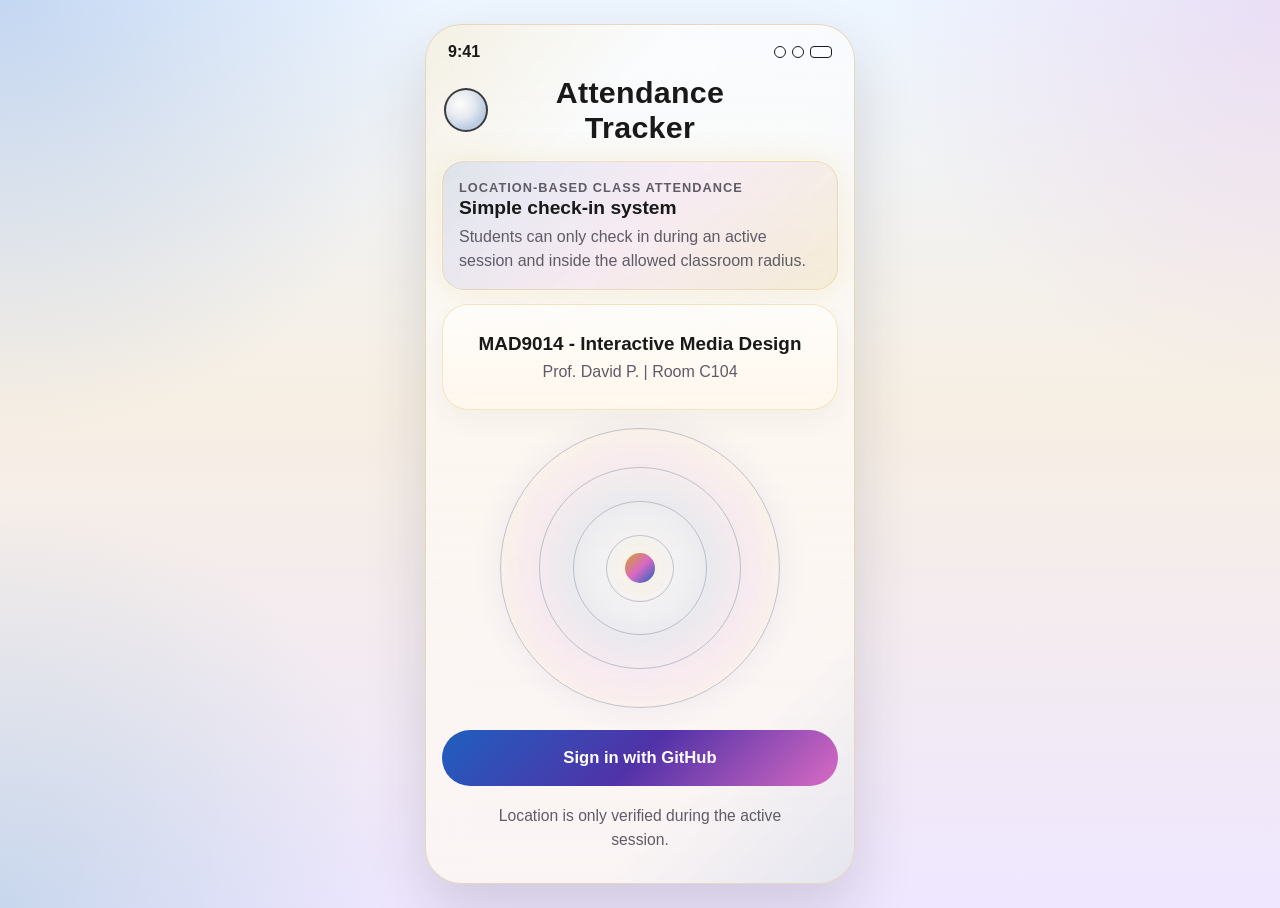
<file: index.html>
<!DOCTYPE html>
<html lang="en">
<head>
  <meta charset="UTF-8">
  <meta name="viewport" content="width=device-width, initial-scale=1.0">
  <title>Attendance Tracker</title>
  <link rel="stylesheet" href="style.css">
</head>
<body>
  <main class="app-shell">
    <div class="phone-frame">

      <!-- AUTH SCREEN -->
      <section id="auth-screen" class="screen">
        <div class="status-bar">
          <span>9:41</span>
          <div class="status-icons">
            <span></span>
            <span></span>
            <span class="battery"></span>
          </div>
        </div>

        <header class="app-header">
          <div class="avatar-circle"></div>
          <h1>Attendance Tracker</h1>
          <div class="header-spacer"></div>
        </header>

        <section class="theme-blessing">
          <p class="theme-label">Location-based class attendance</p>
          <h2>Simple check-in system</h2>
          <p>Students can only check in during an active session and inside the allowed classroom radius.</p>
        </section>

        <section class="course-card">
          <h2 id="auth-course-name">MAD9014 - Interactive Media Design</h2>
          <p id="auth-course-meta">Prof. David P. | Room C104</p>
        </section>

        <section class="radar-section auth-radar divine-radar">
          <div class="radar-ring ring-1"></div>
          <div class="radar-ring ring-2"></div>
          <div class="radar-ring ring-3"></div>
          <div class="radar-ring ring-4"></div>
          <div class="radar-ring ring-5"></div>
          <div class="radar-core"></div>
        </section>

        <button id="open-signin-modal" class="pill-button primary" type="button">
          Sign in with GitHub
        </button>

        <p class="footer-note">Location is only verified during the active session.</p>
      </section>

      <!-- STUDENT SCREEN -->
      <section id="student-screen" class="screen hidden">
        <div class="status-bar">
          <span>9:41</span>
          <div class="status-icons">
            <span></span>
            <span></span>
            <span class="battery"></span>
          </div>
        </div>

        <header class="app-header">
          <div id="student-avatar" class="avatar-circle user-avatar"></div>
          <h1>Attendance Tracker</h1>
          <button id="student-signout" class="text-action" type="button">Sign out</button>
        </header>

        <div class="screen-body">
          <section class="info-block">
            <h2>Location Access required</h2>
            <p>To check in, please allow your browser to access your current location.</p>
          </section>

          <section class="student-user-card">
            <div id="student-profile-mini" class="profile-mini"></div>
            <span id="student-window-badge" class="window-badge closed">Window closed</span>
          </section>

          <section class="radar-section student-radar divine-radar">
            <div class="radar-ring ring-1"></div>
            <div class="radar-ring ring-2"></div>
            <div class="radar-ring ring-3"></div>
            <div class="radar-ring ring-4"></div>
            <div class="radar-ring ring-5"></div>
            <div class="radar-core"></div>
            <div id="location-dot" class="location-dot hidden"></div>
          </section>

          <button id="enable-location" class="pill-button secondary" type="button">Enable Location</button>
          <button id="check-in-btn" class="pill-button dark" type="button" disabled>CHECK IN</button>

          <section class="status-panel">
            <p id="student-status-text">Waiting for location data...</p>
            <div class="status-stats">
              <div>
                <span class="stat-label">Distance</span>
                <strong id="distance-output">—</strong>
              </div>
              <div>
                <span class="stat-label">Accuracy</span>
                <strong id="accuracy-output">—</strong>
              </div>
            </div>
          </section>

          <section id="student-message" class="message hidden" aria-live="polite"></section>

          <section class="history-block">
            <div class="history-head">
              <h3>Recent history</h3>
              <span id="history-count" class="history-count">0</span>
            </div>
            <ul id="history-list" class="history-list">
              <li class="empty-item">No attendance records yet.</li>
            </ul>
          </section>
        </div>
      </section>

      <!-- INSTRUCTOR SCREEN -->
      <section id="instructor-screen" class="screen hidden">
        <div class="status-bar">
          <span>9:41</span>
          <div class="status-icons">
            <span></span>
            <span></span>
            <span class="battery"></span>
          </div>
        </div>

        <header class="app-header">
          <div id="instructor-avatar" class="avatar-circle user-avatar"></div>
          <h1>Instructor Panel</h1>
          <button id="instructor-signout" class="text-action" type="button">Sign out</button>
        </header>

        <div class="screen-body">
          <section class="form-block">
            <h2>Set classroom Location</h2>

            <label class="field">
              Course name
              <input id="course-name" type="text" placeholder="MAD9014 - Interactive Media Design">
            </label>

            <label class="field">
              Instructor name
              <input id="instructor-name" type="text" placeholder="Prof. David P.">
            </label>

            <label class="field">
              Room
              <input id="room-name" type="text" placeholder="C104">
            </label>

            <label class="field">
              Latitude
              <input id="latitude" type="number" step="any" placeholder="45.4215">
            </label>

            <label class="field">
              Longitude
              <input id="longitude" type="number" step="any" placeholder="-75.6972">
            </label>

            <label class="field">
              Allowed Radius (meters)
              <input id="radius" type="number" min="1" step="1" placeholder="50">
            </label>

            <button id="use-current-classroom-location" class="pill-button secondary" type="button">Use Current Location</button>
            <button id="save-classroom-settings" class="pill-button primary" type="button">Save Setup</button>
            <button id="toggle-window" class="pill-button dark" type="button">Open check-in Window</button>
          </section>

          <section class="status-panel">
            <p><strong>Current session:</strong> <span id="instructor-window-text">Closed</span></p>
            <p><strong>Classroom:</strong> <span id="instructor-classroom-text">C104</span></p>
            <p><strong>Radius:</strong> <span id="instructor-radius-text">50 m</span></p>
          </section>

          <section id="instructor-message" class="message hidden" aria-live="polite"></section>

          <section class="history-block">
            <div class="history-head">
              <h3>Live Roster</h3>
              <span id="roster-count" class="history-count">0</span>
            </div>
            <ul id="roster-list" class="history-list">
              <li class="empty-item">No students checked in yet.</li>
            </ul>
          </section>
        </div>
      </section>
    </div>
  </main>

  <!-- SIGN IN MODAL -->
  <div id="signin-modal" class="modal hidden">
    <div class="modal-backdrop"></div>

    <div class="modal-panel">
      <div class="modal-head">
        <h2>GitHub Sign-In</h2>
        <button id="close-signin-modal" class="close-button" type="button">×</button>
      </div>

      <label class="field">
        GitHub username
        <input id="github-username" type="text" placeholder="e.g. prinnce369">
      </label>

      <label class="field">
        Role
        <select id="signin-role">
          <option value="student">Student</option>
          <option value="instructor">Instructor</option>
        </select>
      </label>

      <button id="github-signin-submit" class="pill-button primary" type="button">Continue</button>

      <section id="auth-message" class="message hidden" aria-live="polite"></section>
    </div>
  </div>

  <script src="script.js"></script>
</body>
</html>
</file>
<file: style.css>
:root {
  --bg-1: #edf5ff;
  --bg-2: #f7efe3;
  --bg-3: #efe7ff;
  --phone: rgba(255, 250, 244, 0.76);
  --phone-border: rgba(215, 193, 153, 0.6);
  --text: #191919;
  --muted: #5f5b66;
  --white: #ffffff;

  --krishna-blue: #1f5fbf;
  --royal-indigo: #5132a8;
  --peacock-teal: #168d9b;
  --lotus-pink: #d96ac4;
  --sun-gold: #d3a321;
  --forest-green: #578746;
  --moon-silver: #dce5f0;
  --fire-orange: #ee7d2b;
  --earth-brown: #9a6d46;
  --air-soft: #d9f3ff;

  --success: #dff3e3;
  --success-text: #2d6a39;
  --error: #f8dfdf;
  --error-text: #a23d3d;
  --warn: #f6ecd3;
  --warn-text: #8a6a1e;
  --info: #e4ebf8;
  --info-text: #35537c;

  --shadow: 0 28px 60px rgba(42, 41, 61, 0.16);
  --glow: 0 0 0 1px rgba(255,255,255,0.35), 0 0 30px rgba(211,163,33,0.16);
  --radius-xl: 34px;
  --radius-lg: 24px;
  --radius-md: 18px;
  --radius-sm: 14px;
}

* {
  box-sizing: border-box;
}

body {
  margin: 0;
  min-height: 100vh;
  color: var(--text);
  font-family: Arial, Helvetica, sans-serif;
  background:
    radial-gradient(circle at top left, rgba(31, 95, 191, 0.20), transparent 28%),
    radial-gradient(circle at top right, rgba(217, 106, 196, 0.16), transparent 25%),
    radial-gradient(circle at bottom left, rgba(22, 141, 155, 0.18), transparent 26%),
    linear-gradient(180deg, var(--bg-1) 0%, var(--bg-2) 45%, var(--bg-3) 100%);
}

button,
input,
select {
  font: inherit;
}

button {
  cursor: pointer;
}

input,
select {
  width: 100%;
  padding: 14px 16px;
  border-radius: 16px;
  border: 1px solid rgba(104, 110, 132, 0.22);
  background: rgba(255,255,255,0.88);
  color: var(--text);
  box-shadow: inset 0 1px 0 rgba(255,255,255,0.7);
}

input:focus,
select:focus {
  outline: none;
  border-color: rgba(31, 95, 191, 0.5);
  box-shadow: 0 0 0 4px rgba(31, 95, 191, 0.10);
}

.app-shell {
  min-height: 100vh;
  display: grid;
  place-items: center;
  padding: 24px 16px;
}

.phone-frame {
  position: relative;
  width: min(100%, 430px);
  min-height: 860px;
  overflow: hidden;
  padding: 14px 16px 18px;
  border-radius: 36px;
  border: 1px solid var(--phone-border);
  background:
    linear-gradient(180deg, rgba(255,255,255,0.55) 0%, rgba(255,249,241,0.72) 100%);
  backdrop-filter: blur(18px);
  box-shadow: var(--shadow);
}

.phone-frame::before {
  content: "";
  position: absolute;
  inset: 0;
  pointer-events: none;
  background:
    linear-gradient(135deg, rgba(211,163,33,0.12), transparent 20%, transparent 80%, rgba(31,95,191,0.10)),
    radial-gradient(circle at 50% 0%, rgba(255,255,255,0.35), transparent 36%);
}

.aura {
  position: absolute;
  border-radius: 50%;
  filter: blur(36px);
  pointer-events: none;
  opacity: 0.55;
}

.aura-top {
  width: 180px;
  height: 180px;
  top: -40px;
  left: -40px;
  background: radial-gradient(circle, rgba(31,95,191,0.34), rgba(217,106,196,0.10), transparent 70%);
}

.aura-middle {
  width: 180px;
  height: 180px;
  right: -50px;
  top: 250px;
  background: radial-gradient(circle, rgba(22,141,155,0.28), rgba(211,163,33,0.08), transparent 70%);
}

.aura-bottom {
  width: 220px;
  height: 220px;
  left: 110px;
  bottom: -90px;
  background: radial-gradient(circle, rgba(87,135,70,0.26), rgba(238,125,43,0.10), transparent 72%);
}

.screen {
  position: relative;
  z-index: 1;
  display: block;
}

.hidden {
  display: none !important;
}

.status-bar {
  display: flex;
  justify-content: space-between;
  align-items: center;
  padding: 4px 6px 8px;
  font-size: 1rem;
  font-weight: 700;
}

.status-icons {
  display: flex;
  align-items: center;
  gap: 6px;
}

.status-icons span {
  display: inline-block;
  width: 12px;
  height: 12px;
  border-radius: 50%;
  border: 1.4px solid var(--text);
  background: rgba(255,255,255,0.45);
}

.status-icons .battery {
  width: 22px;
  border-radius: 4px;
}

.app-header {
  display: grid;
  grid-template-columns: 44px 1fr auto;
  align-items: center;
  gap: 10px;
  padding: 6px 2px 16px;
}

.app-header h1 {
  margin: 0;
  font-size: 1.9rem;
  text-align: center;
  letter-spacing: 0.01em;
}

.header-spacer {
  width: 44px;
}

.avatar-circle {
  width: 44px;
  height: 44px;
  border-radius: 50%;
  border: 2px solid rgba(25,25,25,0.82);
  background:
    radial-gradient(circle at 35% 35%, rgba(255,255,255,0.8), rgba(220,229,240,0.7) 38%, rgba(31,95,191,0.28) 70%, rgba(81,50,168,0.22) 100%);
}

.divine-circle {
  box-shadow:
    0 0 0 3px rgba(211,163,33,0.10),
    0 0 18px rgba(31,95,191,0.12);
}

.user-avatar {
  background-position: center;
  background-size: cover;
  background-repeat: no-repeat;
}

.text-action {
  border: 0;
  background: transparent;
  color: var(--royal-indigo);
  font-weight: 700;
  padding: 6px 4px;
}

.theme-blessing {
  background:
    linear-gradient(135deg, rgba(31,95,191,0.10), rgba(217,106,196,0.10), rgba(211,163,33,0.12));
  border: 1px solid rgba(211,163,33,0.28);
  border-radius: 22px;
  padding: 16px;
  margin-bottom: 14px;
  box-shadow: var(--glow);
}

.theme-label {
  margin: 0 0 6px;
  font-size: 0.8rem;
  font-weight: 700;
  letter-spacing: 0.08em;
  text-transform: uppercase;
  color: var(--royal-indigo);
}

.theme-blessing h2 {
  margin: 0 0 6px;
  font-size: 1.2rem;
}

.theme-blessing p {
  margin: 0;
  color: var(--muted);
  line-height: 1.5;
}

.course-card {
  margin: 14px auto 18px;
  padding: 28px 18px;
  text-align: center;
  border-radius: 26px;
  border: 1px solid rgba(211,163,33,0.26);
  background:
    linear-gradient(180deg, rgba(255,255,255,0.62), rgba(255,247,236,0.88));
  box-shadow: var(--glow);
}

.course-card h2 {
  margin: 0 0 8px;
  font-size: 1.18rem;
}

.course-card p {
  margin: 0;
  color: var(--muted);
}

.element-row {
  display: flex;
  flex-wrap: wrap;
  gap: 10px;
  justify-content: center;
  margin-bottom: 18px;
}

.element-row.compact {
  justify-content: flex-start;
  margin-bottom: 4px;
}

.element-chip {
  min-height: 38px;
  padding: 8px 12px;
  border-radius: 999px;
  display: inline-flex;
  align-items: center;
  gap: 8px;
  font-size: 0.9rem;
  font-weight: 700;
  border: 1px solid rgba(255,255,255,0.42);
  box-shadow: 0 10px 22px rgba(0,0,0,0.06);
}

.element-dot {
  width: 10px;
  height: 10px;
  border-radius: 50%;
  flex-shrink: 0;
}

.element-chip.air {
  background: linear-gradient(135deg, #ecfbff, #d9f3ff);
  color: #276b7d;
}
.element-chip.air .element-dot { background: #74cae7; }

.element-chip.moon {
  background: linear-gradient(135deg, #eef2ff, #dce5f0);
  color: #4f5f83;
}
.element-chip.moon .element-dot { background: #8da0c6; }

.element-chip.fire {
  background: linear-gradient(135deg, #fff0df, #ffd7af);
  color: #9a4d13;
}
.element-chip.fire .element-dot { background: #ee7d2b; }

.element-chip.water {
  background: linear-gradient(135deg, #dcf4ff, #cdeaff);
  color: #1a5d8c;
}
.element-chip.water .element-dot { background: #2892db; }

.element-chip.earth {
  background: linear-gradient(135deg, #f4eadc, #e5d3bb);
  color: #7c5736;
}
.element-chip.earth .element-dot { background: #9a6d46; }

.radar-section {
  position: relative;
  width: 100%;
  max-width: 280px;
  aspect-ratio: 1;
  margin: 0 auto 24px;
  border-radius: 50%;
  display: grid;
  place-items: center;
  background:
    radial-gradient(circle, rgba(255,255,255,0.36) 0%, rgba(31,95,191,0.06) 42%, rgba(211,163,33,0.05) 68%, transparent 74%);
}

.auth-radar {
  margin-bottom: 22px;
}

.student-radar {
  margin-bottom: 6px;
}

.radar-ring {
  position: absolute;
  border-radius: 50%;
  border: 1.8px solid rgba(40, 50, 86, 0.34);
  box-shadow: inset 0 0 12px rgba(255,255,255,0.12);
}

.ring-1 { inset: 0%; }
.ring-2 { inset: 14%; }
.ring-3 { inset: 26%; }
.ring-4 { inset: 38%; }
.ring-5 { inset: 50%; }

.radar-core {
  width: 28px;
  height: 28px;
  border-radius: 50%;
  background: linear-gradient(135deg, var(--sun-gold), var(--lotus-pink), var(--krishna-blue));
  box-shadow: 0 0 24px rgba(211,163,33,0.26);
}

.location-dot {
  width: 18px;
  height: 18px;
  border-radius: 50%;
  background: linear-gradient(135deg, var(--sun-gold), var(--lotus-pink));
  box-shadow: 0 0 0 10px rgba(217,106,196,0.14);
}

.pill-button {
  width: 100%;
  min-height: 56px;
  padding: 12px 18px;
  border: 0;
  border-radius: 999px;
  display: inline-flex;
  align-items: center;
  justify-content: center;
  gap: 12px;
  font-size: 1.04rem;
  font-weight: 700;
  transition: transform 0.18s ease, filter 0.18s ease, opacity 0.18s ease;
}

.pill-button:hover {
  transform: translateY(-1px);
  filter: brightness(1.02);
}

.pill-button.primary {
  color: white;
  background: linear-gradient(135deg, var(--krishna-blue), var(--royal-indigo), var(--lotus-pink));
}

.pill-button.secondary {
  color: var(--green);
  background: linear-gradient(135deg, #e8f9ee, #dff1e6);
}

.pill-button.dark {
  color: white;
  background: linear-gradient(135deg, var(--sun-gold), var(--fire-orange), var(--royal-indigo));
}

.pill-button:disabled {
  opacity: 0.56;
  cursor: not-allowed;
  transform: none;
}

.button-icon-box {
  width: 28px;
  height: 28px;
  border-radius: 6px;
  flex-shrink: 0;
  background: linear-gradient(135deg, rgba(255,255,255,0.95), rgba(240,228,255,0.75));
}

.footer-note {
  width: min(100%, 290px);
  margin: 18px auto 0;
  text-align: center;
  line-height: 1.5;
  color: var(--muted);
  font-size: 0.98rem;
}

.screen-body {
  display: grid;
  gap: 18px;
}

.info-block,
.student-user-card,
.status-panel,
.form-block,
.history-block {
  border-radius: 22px;
  padding: 18px 16px;
  border: 1px solid rgba(211,163,33,0.16);
  background:
    linear-gradient(180deg, rgba(255,255,255,0.72), rgba(255,249,241,0.88));
  box-shadow: 0 8px 24px rgba(57, 58, 87, 0.05);
}

.info-block h2,
.history-block h3,
.modal-head h2,
.form-block h2 {
  margin: 0 0 8px;
}

.info-block p,
.status-panel p,
.empty-item,
.history-item p,
.history-item small,
.profile-mini p {
  margin: 0;
  color: var(--muted);
  line-height: 1.5;
}

.student-user-card {
  display: grid;
  gap: 12px;
}

.profile-mini {
  display: flex;
  align-items: center;
  gap: 12px;
}

.profile-mini img {
  width: 42px;
  height: 42px;
  border-radius: 50%;
  object-fit: cover;
  box-shadow: 0 0 0 2px rgba(211,163,33,0.16);
}

.profile-mini strong {
  display: block;
  margin-bottom: 2px;
}

.window-badge-wrap {
  display: flex;
  justify-content: flex-start;
}

.window-badge {
  min-height: 34px;
  padding: 8px 12px;
  border-radius: 999px;
  display: inline-flex;
  align-items: center;
  font-size: 0.92rem;
  font-weight: 700;
}

.window-badge.open {
  background: #dff3e3;
  color: var(--success-text);
}

.window-badge.closed {
  background: #f6ecd3;
  color: var(--warn-text);
}

.window-badge.error {
  background: #f8dfdf;
  color: var(--error-text);
}

.button-stack {
  display: grid;
  gap: 12px;
}

.compact-gap {
  gap: 10px;
}

.status-stats {
  display: grid;
  grid-template-columns: 1fr 1fr;
  gap: 12px;
  margin-top: 12px;
}

.stat-label {
  display: block;
  margin-bottom: 4px;
  font-size: 0.82rem;
  color: var(--muted);
}

.message {
  padding: 14px 16px;
  border-radius: 18px;
  font-weight: 700;
  line-height: 1.45;
}

.message.success {
  background: var(--success);
  color: var(--success-text);
}

.message.error {
  background: var(--error);
  color: var(--error-text);
}

.message.warning {
  background: var(--warn);
  color: var(--warn-text);
}

.message.info {
  background: var(--info);
  color: var(--info-text);
}

.history-head {
  display: flex;
  justify-content: space-between;
  align-items: center;
  gap: 10px;
  margin-bottom: 10px;
}

.history-count {
  min-width: 34px;
  height: 34px;
  display: grid;
  place-items: center;
  border-radius: 999px;
  background: linear-gradient(135deg, rgba(31,95,191,0.14), rgba(211,163,33,0.18));
  font-weight: 700;
}

.history-list {
  list-style: none;
  padding: 0;
  margin: 0;
  display: grid;
  gap: 10px;
}

.empty-item,
.history-item {
  padding: 12px 14px;
  border-radius: 16px;
  border: 1px solid rgba(211,163,33,0.14);
  background: rgba(255,255,255,0.78);
}

.history-item h4 {
  margin: 0 0 4px;
  font-size: 1rem;
}

.history-item small {
  display: block;
  margin-top: 5px;
  font-size: 0.88rem;
}

.field {
  display: grid;
  gap: 8px;
  margin-bottom: 12px;
  font-weight: 700;
}

.instructor-status p + p {
  margin-top: 8px;
}

.modal {
  position: fixed;
  inset: 0;
  z-index: 50;
  display: grid;
  place-items: center;
  padding: 18px;
}

.modal-backdrop {
  position: absolute;
  inset: 0;
  background: rgba(22, 18, 34, 0.42);
  backdrop-filter: blur(6px);
}

.modal-panel {
  position: relative;
  z-index: 1;
  width: min(100%, 380px);
  padding: 18px;
  border-radius: 24px;
  border: 1px solid rgba(211,163,33,0.24);
  background:
    linear-gradient(180deg, rgba(255,255,255,0.90), rgba(255,248,241,0.96));
  box-shadow: 0 18px 60px rgba(0, 0, 0, 0.18);
}

.modal-head {
  display: flex;
  justify-content: space-between;
  align-items: center;
  gap: 10px;
  margin-bottom: 12px;
}

.close-button {
  border: 0;
  background: transparent;
  font-size: 1.8rem;
  line-height: 1;
  padding: 0;
  color: var(--royal-indigo);
}

@media (max-width: 460px) {
  .phone-frame {
    width: 100%;
    min-height: 100vh;
    border-radius: 0;
    padding-left: 14px;
    padding-right: 14px;
  }

  .app-shell {
    padding: 0;
  }

  .app-header h1 {
    font-size: 1.65rem;
  }
}

/* remove old element pills completely */
.element-row,
.element-chip,
.element-dot {
  display: none !important;
}

/* divine radar */
.divine-radar {
  background:
    radial-gradient(circle at center, rgba(255,255,255,0.42) 0%, rgba(31,95,191,0.08) 35%, rgba(217,106,196,0.08) 58%, rgba(211,163,33,0.06) 76%, transparent 84%);
  box-shadow:
    inset 0 0 40px rgba(255,255,255,0.18),
    0 0 30px rgba(81,50,168,0.08);
}

.mandala {
  position: absolute;
  border-radius: 50%;
  pointer-events: none;
}

.mandala-1 {
  inset: 8%;
  border: 1px dashed rgba(211,163,33,0.30);
  box-shadow: 0 0 16px rgba(211,163,33,0.08);
}

.mandala-2 {
  inset: 20%;
  border: 1px dotted rgba(31,95,191,0.20);
}

.element-orb {
  position: absolute;
  width: 24px;
  height: 24px;
  border-radius: 50%;
  z-index: 3;
  box-shadow:
    0 0 0 6px rgba(255,255,255,0.20),
    0 0 18px currentColor;
}

.orb-air {
  top: 18%;
  left: 8%;
  color: #8fdcf3;
  background: radial-gradient(circle at 35% 35%, #f7feff, #8fdcf3 60%, #55b7d4 100%);
}

.orb-moon {
  top: 4%;
  left: 50%;
  transform: translateX(-50%);
  color: #dfe7f5;
  background: radial-gradient(circle at 35% 35%, #ffffff, #dfe7f5 58%, #aab7d0 100%);
}

.orb-fire {
  top: 18%;
  right: 8%;
  color: #ff9a3d;
  background: radial-gradient(circle at 35% 35%, #fff3e6, #ff9a3d 58%, #df6123 100%);
}

.orb-water {
  bottom: 18%;
  right: 10%;
  color: #3aa6ff;
  background: radial-gradient(circle at 35% 35%, #eff9ff, #3aa6ff 58%, #156ebc 100%);
}

.orb-earth {
  bottom: 18%;
  left: 10%;
  color: #b47a49;
  background: radial-gradient(circle at 35% 35%, #f7ede3, #b47a49 58%, #7f5330 100%);
}

.peacock-eye {
  position: absolute;
  width: 72px;
  height: 72px;
  border-radius: 50%;
  z-index: 2;
  background:
    radial-gradient(circle at center, #173b8f 0 16%, #1ea2a8 17% 34%, #e3c04f 35% 52%, rgba(255,255,255,0) 53%);
  box-shadow: 0 0 22px rgba(31,95,191,0.12);
}

.crescent-moon {
  position: absolute;
  top: 12%;
  width: 42px;
  height: 42px;
  border-radius: 50%;
  z-index: 4;
  background: radial-gradient(circle at 30% 30%, #fff, #e6edf8 65%, #bcc8db 100%);
  box-shadow: -10px 0 0 0 rgba(247, 248, 252, 0.96);
  opacity: 0.92;
}

.radar-core {
  position: relative;
  z-index: 5;
  width: 30px;
  height: 30px;
  border-radius: 50%;
  background: linear-gradient(135deg, #d3a321, #d96ac4, #1f5fbf);
  box-shadow:
    0 0 0 7px rgba(255,255,255,0.14),
    0 0 26px rgba(211,163,33,0.28);
}

.location-dot {
  position: relative;
  z-index: 6;
  background: linear-gradient(135deg, #ffd15e, #ff7b72, #db58bb);
  box-shadow:
    0 0 0 10px rgba(217,106,196,0.12),
    0 0 22px rgba(211,163,33,0.20);
}

.radar-ring {
  border-color: rgba(61, 68, 107, 0.28);
  box-shadow: inset 0 0 10px rgba(255,255,255,0.08);
}

.theme-blessing {
  background:
    linear-gradient(135deg, rgba(31,95,191,0.12), rgba(217,106,196,0.10), rgba(211,163,33,0.14));
  border: 1px solid rgba(211,163,33,0.22);
}

.course-card,
.info-block,
.student-user-card,
.status-panel,
.form-block,
.history-block {
  box-shadow:
    0 10px 24px rgba(57, 58, 87, 0.05),
    0 0 0 1px rgba(255,255,255,0.28);
}
</file>
